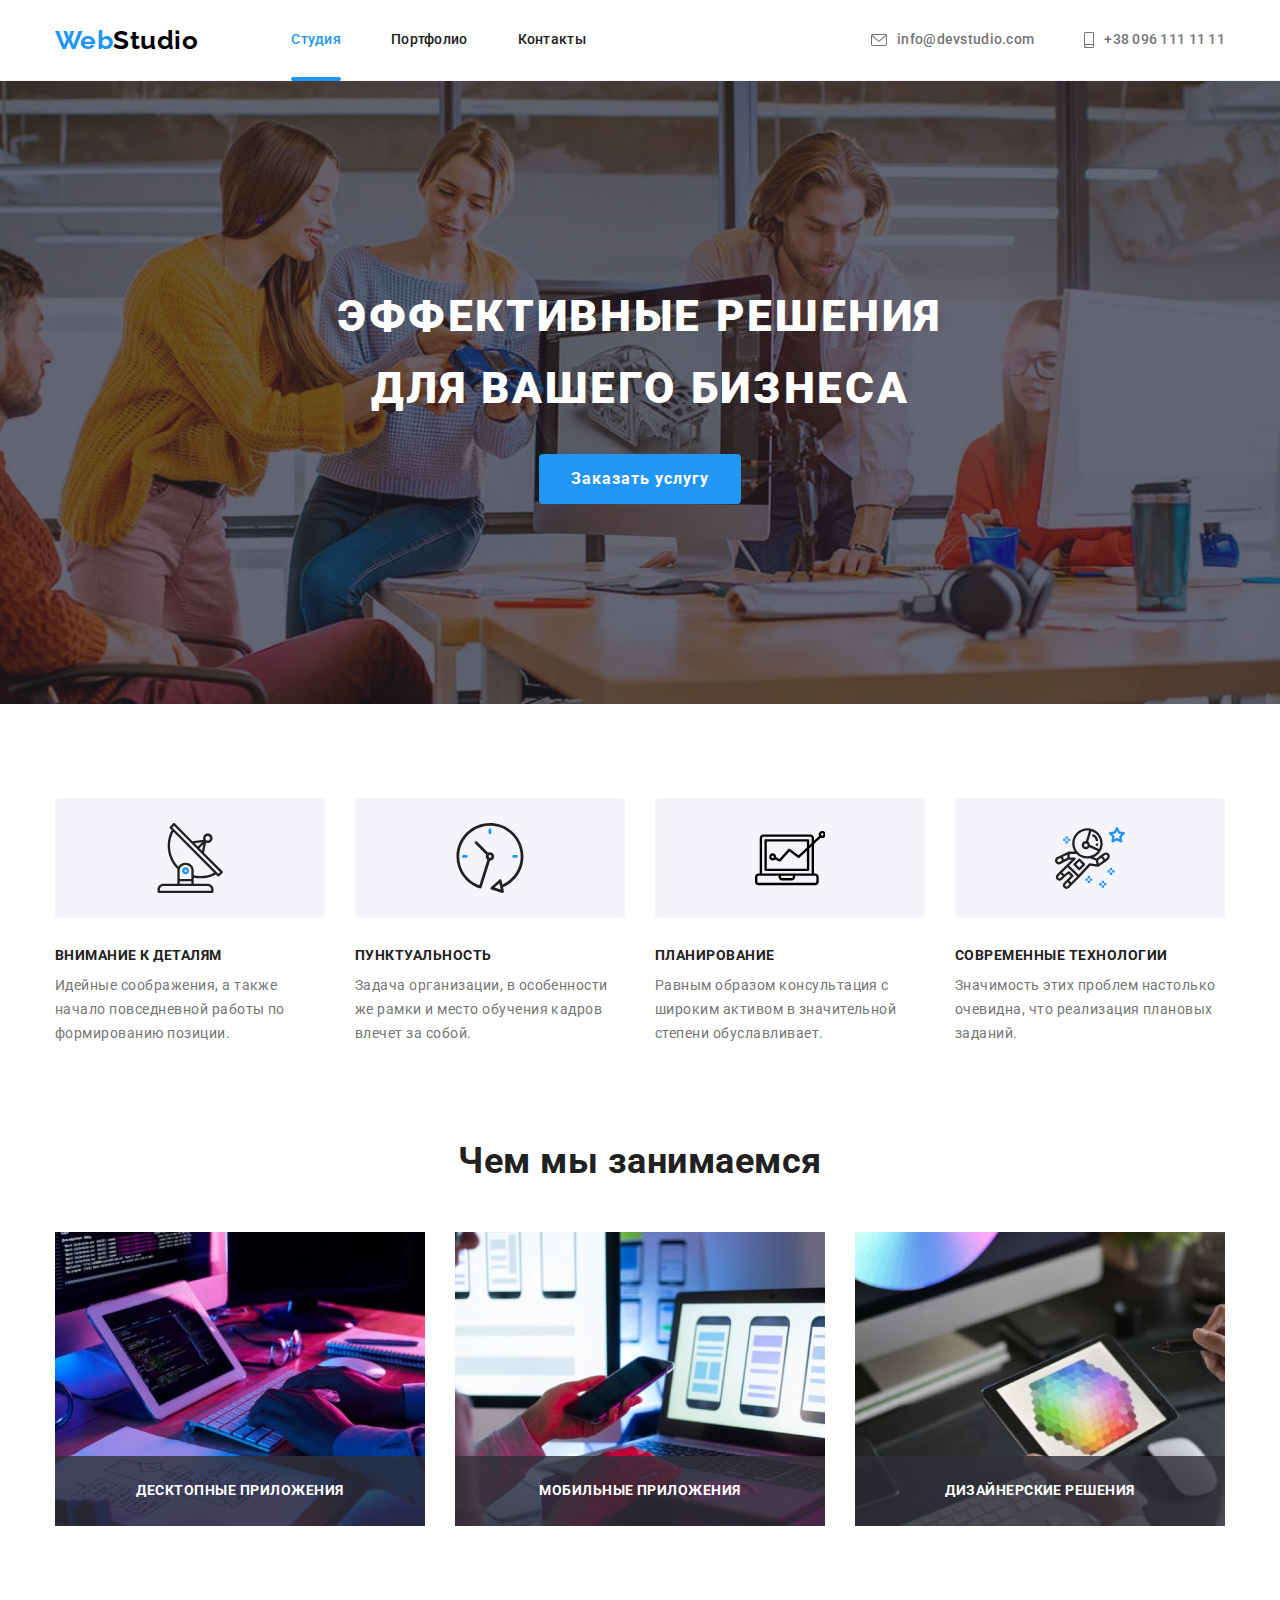
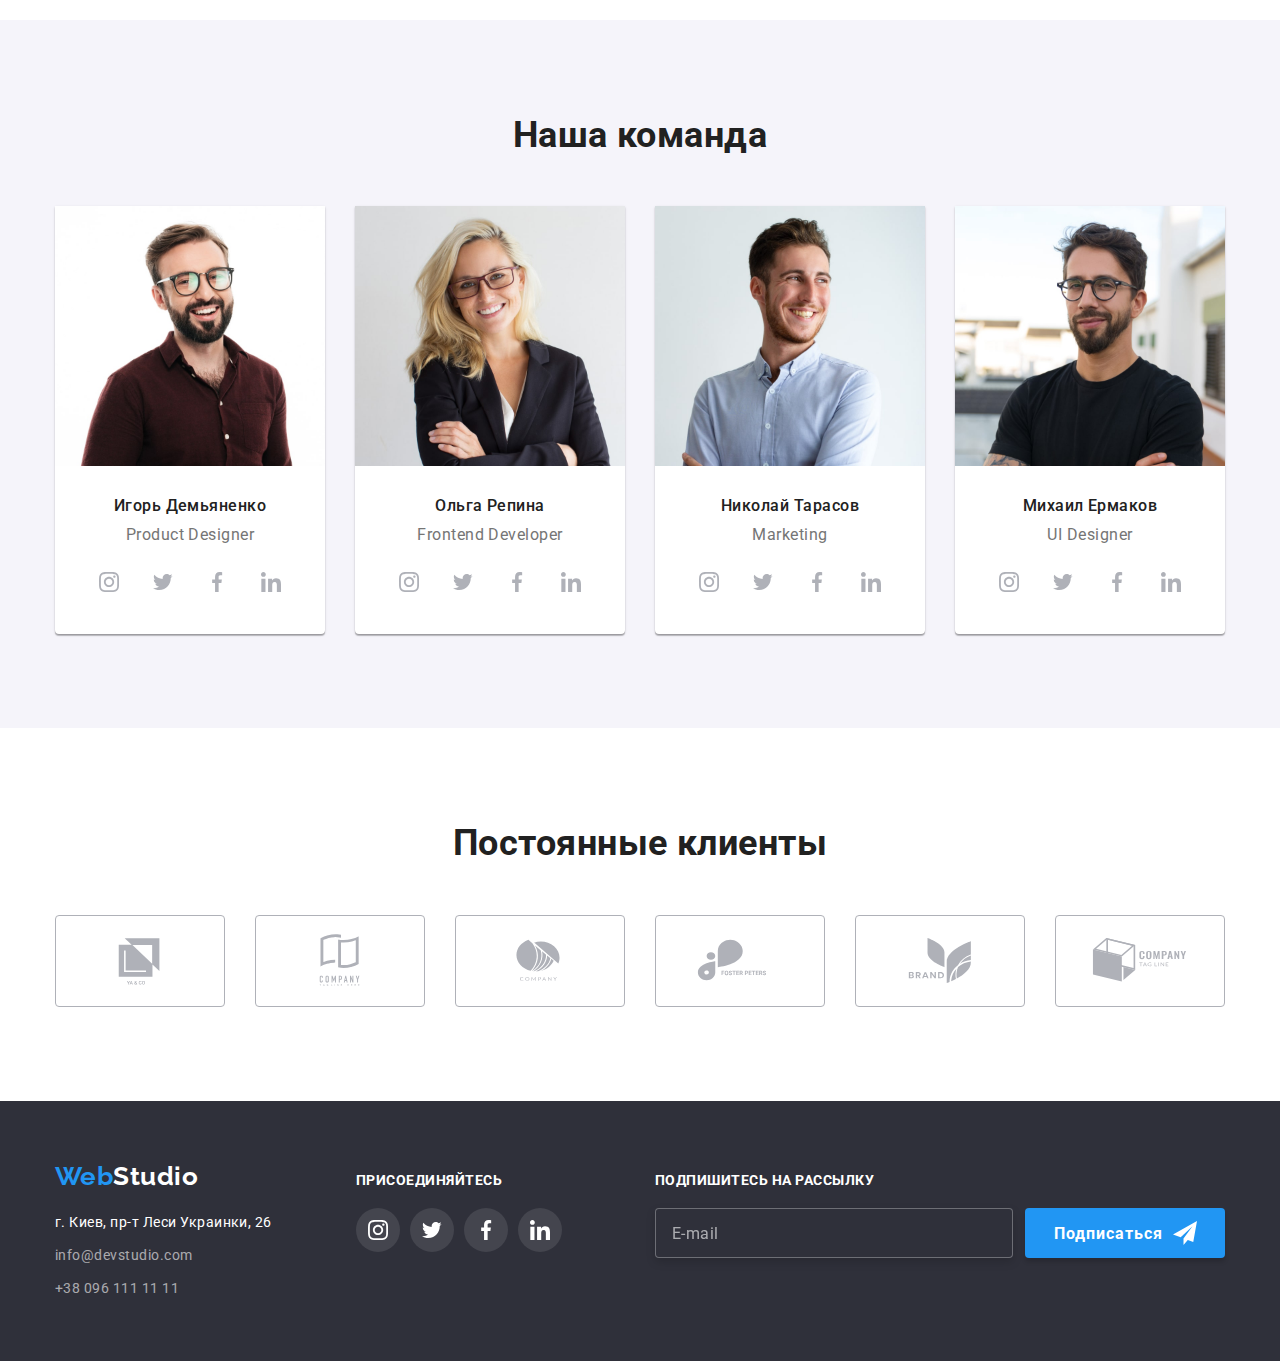
<file: index.html>
<!DOCTYPE html>
<html lang="ru">

<head>
	<meta charset="UTF-8">
	<meta http-equiv="X-UA-Compatible" content="IE=edge">
	<meta name="viewport" content="width=device-width, initial-scale=1.0">
	<title>Главная</title>
	<link rel="preconnect" href="https://fonts.googleapis.com">
	<link rel="preconnect" href="https://fonts.gstatic.com" crossorigin>
	<link href="https://fonts.googleapis.com/css2?family=Raleway:wght@700&family=Roboto:wght@400;500;700;900&display=swap"
		rel="stylesheet">
	<link rel="stylesheet" href="https://cdnjs.cloudflare.com/ajax/libs/modern-normalize/1.1.0/modern-normalize.min.css">
	<link rel="stylesheet" href="./css/main.min.css">
</head>

<body>
	<!-- Header -->
	<header class="header">
		<div class="container header__container">
			<nav class="header__navigation">
				<a href="./index.html" class="logo logo_color_black link"><span class="logo_color_accent">Web</span>Studio</a>

				<ul class="menu menu__list list">
					<li class="menu__item">
						<a href="./index.html" class="link menu__link selected">Студия</a>
					</li>
					<li class="menu__item">
						<a href="./portfolio.html" class="link menu__link">Портфолио</a>
					</li>
					<li class="menu__item">
						<a href="./contacts" class="link menu__link">Контакты</a>
					</li>
				</ul>
			</nav>
			<ul class="header-contacts__list list">
				<li class="header-contacts__item">
					<a href="mailto:info@devstudio.com" class="link header-contacts__link">
						<svg class="header-contacts__icon" width="16" height="12">
							<use href="./img/symbol-defs.svg#icon-envelope"></use>
						</svg>
						info@devstudio.com
					</a>
				</li>
				<li class="header-contacts__item">
					<a href="tel:+380961111111" class="link header-contacts__link">
						<svg class="header-contacts__icon" width="10" height="16">
							<use href="./img/symbol-defs.svg#icon-phone"></use>
						</svg>
						+38 096 111 11 11
					</a>
				</li>
			</ul>
		</div>
	</header>

	<main>

		<!-- Hero -->
		<section class="hero">
			<div class="container">
				<h1 class="hero__title">Эффективные решения</br>для вашего бизнеса</h1>
				<button type="button" class="hero__btn btn" data-modal-open>Заказать услугу</button>
			</div>
		</section>

		<!-- Advantages -->
		<section class="advantages section">
			<div class="container">
				<h2 class="visually-hidden">Преимущества</h2>
				<ul class="advantages__list list">
					<li class="advantages__item advantages__box">
						<div class="advantages__icon-bg">
							<svg class="advantages__icon">
								<use href="./img/symbol-defs.svg#icon-antenna"></use>
							</svg>
						</div>
						<h3 class="advantages__item-title">Внимание к деталям</h3>
						<p class="advantages__item-text">Идейные соображения, а также начало повседневной работы по формированию
							позиции.</p>
					</li>
					<li class="advantages__item advantages__box">
						<div class="advantages__icon-bg">
							<svg class="advantages__icon">
								<use href="./img/symbol-defs.svg#icon-clock"></use>
							</svg>
						</div>
						<h3 class="advantages__item-title">Пунктуальность</h3>
						<p class="advantages__item-text">Задача организации, в особенности же рамки и место обучения кадров влечет
							за
							собой.</p>
					</li>
					<li class="advantages__item advantages__box">
						<div class="advantages__icon-bg">
							<svg class="advantages__icon">
								<use href="./img/symbol-defs.svg#icon-computer"></use>
							</svg>
						</div>
						<h3 class="advantages__item-title">Планирование</h3>
						<p class="advantages__item-text">Равным образом консультация с широким активом в значительной степени
							обуславливает.</p>
					</li>
					<li class="advantages__item advantages__box">
						<div class="advantages__icon-bg">
							<svg class="advantages__icon">
								<use href="./img/symbol-defs.svg#icon-astronaut"></use>
							</svg>
						</div>
						<h3 class="advantages__item-title">Современные технологии</h3>
						<p class="advantages__item-text">Значимость этих проблем настолько очевидна, что реализация плановых
							заданий.
						</p>
					</li>
				</ul>
			</div>
		</section>

		<!-- Wedo -->
		<section class="wedo section">
			<div class="container">
				<h2 class="wedo__title title">Чем мы занимаемся</h2>
				<ul class="wedo__list list">
					<li class="wedo__item wedo-desktop">
						<img src="./img/box1.jpg" alt="печатает на компьютере" width="370">
						<h3 class="wedo__item-title">
							Десктопные приложения
						</h3>
					</li>
					<li class="wedo__item">
						<img src="./img/box2.jpg" alt="сидит за лептопом" width="370">
						<h3 class="wedo__item-title">
							Мобильные приложения
						</h3>
					</li>
					<li class="wedo__item">
						<img src="./img/box3.jpg" alt="рассматривает спектр цветов" width="370">
						<div class="wedo__title-bg">
							<h3 class="wedo__item-title">
								Дизайнерские решения
							</h3>
						</div>
					</li>
				</ul>
			</div>
		</section>

		<!-- Team -->
		<section class="team section">
			<div class="container">
				<h2 class="team__title title">Наша команда</h2>
				<ul class="team__list list">
					<li class="team__item">
						<img src="./img/foto1.jpg" alt="Игорь Демьяненко" width="270">
						<h3 class="team__item-title">Игорь Демьяненко</h3>
						<p class="team__item-text" lang="en">Product Designer</p>
						<ul class="team__social-list list">
							<li class="team__social-item">
								<a href="https://instagram.com" target="_blank" class="team__social-link link">
									<svg class="team__social-icon">
										<use href="./img/symbol-defs.svg#icon-instagram"></use>
									</svg>
								</a>
							</li>
							<li class="team__social-item">
								<a href="https://twitter.com" target="_blank" class="team__social-link link">
									<svg class="team__social-icon">
										<use href="./img/symbol-defs.svg#icon-twitter"></use>
									</svg>
								</a>
							</li>
							<li class="team__social-item">
								<a href="https://www.facebook.com" target="_blank" class="team__social-link link">
									<svg class="team__social-icon">
										<use href="./img/symbol-defs.svg#icon-facebook"></use>
									</svg>
								</a>
							</li>
							<li class="team__social-item">
								<a href="https://linkedin.com" target="_blank" class="team__social-link link">
									<svg class="team__social-icon">
										<use href="./img/symbol-defs.svg#icon-linkedin"></use>
									</svg>
								</a>
							</li>
						</ul>
					</li>
					<li class="team__item">
						<img src="./img/foto2.jpg" alt="Ольга Репина" width="270">
						<h3 class="team__item-title">Ольга Репина</h3>
						<p class="team__item-text" lang="en">Frontend Developer</p>
						<ul class="team__social-list list">
							<li class="team__social-item">
								<a href="https://instagram.com" target="_blank" class="team__social-link link">
									<svg class="team__social-icon">
										<use href="./img/symbol-defs.svg#icon-instagram"></use>
									</svg>
								</a>
							</li>
							<li class="team__social-item">
								<a href="https://twitter.com" target="_blank" class="team__social-link link">
									<svg class="team__social-icon">
										<use href="./img/symbol-defs.svg#icon-twitter"></use>
									</svg>
								</a>
							</li>
							<li class="team__social-item">
								<a href="https://www.facebook.com" target="_blank" class="team__social-link link">
									<svg class="team__social-icon">
										<use href="./img/symbol-defs.svg#icon-facebook"></use>
									</svg>
								</a>
							</li>
							<li class="team__social-item">
								<a href="https://linkedin.com" target="_blank" class="team__social-link link">
									<svg class="team__social-icon">
										<use href="./img/symbol-defs.svg#icon-linkedin"></use>
									</svg>
								</a>
							</li>
						</ul>
					</li>
					<li class="team__item">
						<img src="./img/foto3.jpg" alt="Николай Тарасов" width="270">
						<h3 class="team__item-title">Николай Тарасов</h3>
						<p class="team__item-text" lang="en">Marketing</p>
						<ul class="team__social-list list">
							<li class="team__social-item">
								<a href="https://instagram.com" target="_blank" class="team__social-link link">
									<svg class="team__social-icon">
										<use href="./img/symbol-defs.svg#icon-instagram"></use>
									</svg>
								</a>
							</li>
							<li class="team__social-item">
								<a href="https://twitter.com" target="_blank" class="team__social-link link">
									<svg class="team__social-icon">
										<use href="./img/symbol-defs.svg#icon-twitter"></use>
									</svg>
								</a>
							</li>
							<li class="team__social-item">
								<a href="https://www.facebook.com" target="_blank" class="team__social-link link">
									<svg class="team__social-icon">
										<use href="./img/symbol-defs.svg#icon-facebook"></use>
									</svg>
								</a>
							</li>
							<li class="team__social-item">
								<a href="https://linkedin.com" target="_blank" class="team__social-link link">
									<svg class="team__social-icon">
										<use href="./img/symbol-defs.svg#icon-linkedin"></use>
									</svg>
								</a>
							</li>
						</ul>
					</li>
					<li class="team__item">
						<img src="./img/foto4.jpg" alt="Михаил Ермаков" width="270">
						<h3 class="team__item-title">Михаил Ермаков</h3>
						<p class="team__item-text" lang="en">UI Designer</p>
						<ul class="team__social-list list">
							<li class="team__social-item">
								<a href="https://instagram.com" target="_blank" class="team__social-link link">
									<svg class="team__social-icon">
										<use href="./img/symbol-defs.svg#icon-instagram"></use>
									</svg>
								</a>
							</li>
							<li class="team__social-item">
								<a href="https://twitter.com" target="_blank" class="team__social-link link">
									<svg class="team__social-icon">
										<use href="./img/symbol-defs.svg#icon-twitter"></use>
									</svg>
								</a>
							</li>
							<li class="team__social-item">
								<a href="https://www.facebook.com" target="_blank" class="team__social-link link">
									<svg class="team__social-icon">
										<use href="./img/symbol-defs.svg#icon-facebook"></use>
									</svg>
								</a>
							</li>
							<li class="team__social-item">
								<a href="https://linkedin.com" target="_blank" class="team__social-link link">
									<svg class="team__social-icon">
										<use href="./img/symbol-defs.svg#icon-linkedin"></use>
									</svg>
								</a>
							</li>
						</ul>
					</li>
				</ul>
			</div>
		</section>

		<!-- Clients -->

		<section class="clients section">
			<div class="container">
				<h2 class="clients__title title">Постоянные клиенты</h2>
				<ul class="clients__list list">
					<li class="clients__item">
						<a href="https://company1.com" target="_blank" class="clients__item-link link">
							<svg class="clients__icon">
								<use href="./img/symbol-defs.svg#icon-company1"></use>
							</svg>
						</a>
					</li>
					<li class="clients__item">
						<a href="https://company2.com" target="_blank" class="clients__item-link link">
							<svg class="clients__icon">
								<use href="./img/symbol-defs.svg#icon-company2"></use>
							</svg>
						</a>
					</li>
					<li class="clients__item">
						<a href="https://company3.com" target="_blank" class="clients__item-link link">
							<svg class="clients__icon">
								<use href="./img/symbol-defs.svg#icon-company3"></use>
							</svg>
						</a>
					</li>
					<li class="clients__item">
						<a href="https://company4.com" target="_blank" class="clients__item-link link">
							<svg class="clients__icon">
								<use href="./img/symbol-defs.svg#icon-company4"></use>
							</svg>
						</a>
					</li>
					<li class="clients__item">
						<a href="https://company5.com" target="_blank" class="clients__item-link link">
							<svg class="clients__icon">
								<use href="./img/symbol-defs.svg#icon-company5"></use>
							</svg>
						</a>
					</li>
					<li class="clients__item">
						<a href="https://company6.com" target="_blank" class="clients__item-link link">
							<svg class="clients__icon">
								<use href="./img/symbol-defs.svg#icon-company6"></use>
							</svg>
						</a>
					</li>
				</ul>
			</div>
		</section>
	</main>

	<!-- Footer -->

	<footer class="footer">
		<div class="footer__container container">
			<div class="footer__contacts">
				<a href="./index.html" class="logo logo_color_white link"><span class="logo_color_accent">Web</span>Studio</a>
				<address class="footer-address">
					<p class="footer-address__text">г. Киев, пр-т Леси Украинки, 26</p>
					<ul class="footer-contacts__list list">
						<li class="footer-contacts__item">
							<a href="mailto:info@devstudio.com" class="link footer-contacts__link">info@devstudio.com</a>
						</li>
						<li class="footer-contacts__item">
							<a href="tel:+380961111111" class="link footer-contacts__link">+38 096 111 11 11</a>
						</li>
					</ul>
				</address>
			</div>
			<div class="footer-join">
				<h3 class="footer-join__title">
					присоединяйтесь
				</h3>
				<ul class="footer-join__list list">
					<li class="footer-join__item">
						<a href="https://instagram.com" target="_blank" class="footer-join__social-link link">
							<svg class="footer-join__social-icon">
								<use href="./img/symbol-defs.svg#icon-instagram"></use>
							</svg>
						</a>
					</li>
					<li class="footer-join__item">
						<a href="https://twitter.com" target="_blank" class="footer-join__social-link link">
							<svg class="footer-join__social-icon">
								<use href="./img/symbol-defs.svg#icon-twitter"></use>
							</svg>
						</a>
					</li>
					<li class="footer-join__item">
						<a href="https://www.facebook.com" target="_blank" class="footer-join__social-link link">
							<svg class="footer-join__social-icon">
								<use href="./img/symbol-defs.svg#icon-facebook"></use>
							</svg>
						</a>
					</li>
					<li class="footer-join__item">
						<a href="https://linkedin.com" target="_blank" class="footer-join__social-link link">
							<svg class="footer-join__social-icon">
								<use href="./img/symbol-defs.svg#icon-linkedin"></use>
							</svg>
						</a>
					</li>
				</ul>
			</div>

			<div class="subscription">
				<b class="subscription__title">Подпишитесь на рассылку</b>
				<form action="#" class="subscription__form">
					<div class="subscription__field">
						<label class="subscription__label">
							<input type="text" class="subscription__input" name="email" placeholder="E-mail" />
						</label>
					</div>
					<button class="btn subscription__btn">
						Подписаться
						<span>
							<svg class="subscription__btn_icon">
								<use href="./img/symbol-defs.svg#icon-send"></use>
							</svg>
						</span>
					</button>
				</form>
			</div>
		</div>

	</footer>

	<!-- Modal Window -->

	<div class="backdrop is-hidden" data-modal>
		<div class="modal">
			<button type="button" class="modal__btn-close btn" data-modal-close>
				<svg class="modal__btn-icon">
					<use href="./img/symbol-defs.svg#icon-close"></use>
				</svg>
			</button>

			<b class="modal__title">Оставьте свои данные, мы вам перезвоним</b>

			<!-- Modal Form -->

			<form action="#" class="form">

				<div class="form__field">
					<label for="name" class="form__label modal-label-name">Имя</label>
					<div class="form-field">
						<input type="text" class="form__input form__input-name" name="name" id="name" />
						<svg class="form__icon">
							<use href="./img/symbol-defs.svg#icon-person"></use>
						</svg>
					</div>
				</div>

				<div class="form__field">
					<label for="tel" class="form__label modal-label-tel">Телефон</label>
					<div class="form-field">
						<input type="tel" class="form__input form__input-tel" name="phone" id="tel" />
						<svg class="form__icon">
							<use href="./img/symbol-defs.svg#icon-phone2"></use>
						</svg>
					</div>
				</div>

				<div class="form__field">
					<label for="mail" class="form__label modal-label-mail">
						Почта
					</label>
					<div class="form-field">
						<input type="email" class="form__input form__input-mail" name="email" id="mail" />
						<svg class="form__icon">
							<use href="./img/symbol-defs.svg#icon-email"></use>
						</svg>
					</div>
				</div>

				<!-- Modal Form Comment -->

				<div class="form-comment">
					<label for="comment" class="form-comment__label">Комментарий</label>
					<textarea class="form-comment__textarea" name="comment" rows="5" placeholder="Введите текст"
						id="comment"></textarea>
				</div>

				<!-- Modal Form Checkbox -->

				<div class="form-checkbox">
					<label class="form-checkbox__label">

						<input type="checkbox" name="agree" class="form-checkbox__input" />

						<svg class="form-checkbox__icon">
							<use href="./img/symbol-defs.svg#icon-check-off"></use>
						</svg>

						Соглашаюсь с рассылкой и принимаю&#160 <a href="" class="form-checkbox__link">Условия договора</a>
					</label>
				</div>

				<!-- Modal Form Button -->

				<button class="form-btn btn" type="submit">Отправить</button>

			</form>
		</div>
	</div>

	<script src="./js/modal.js"></script>

</body>

</html>
</file>
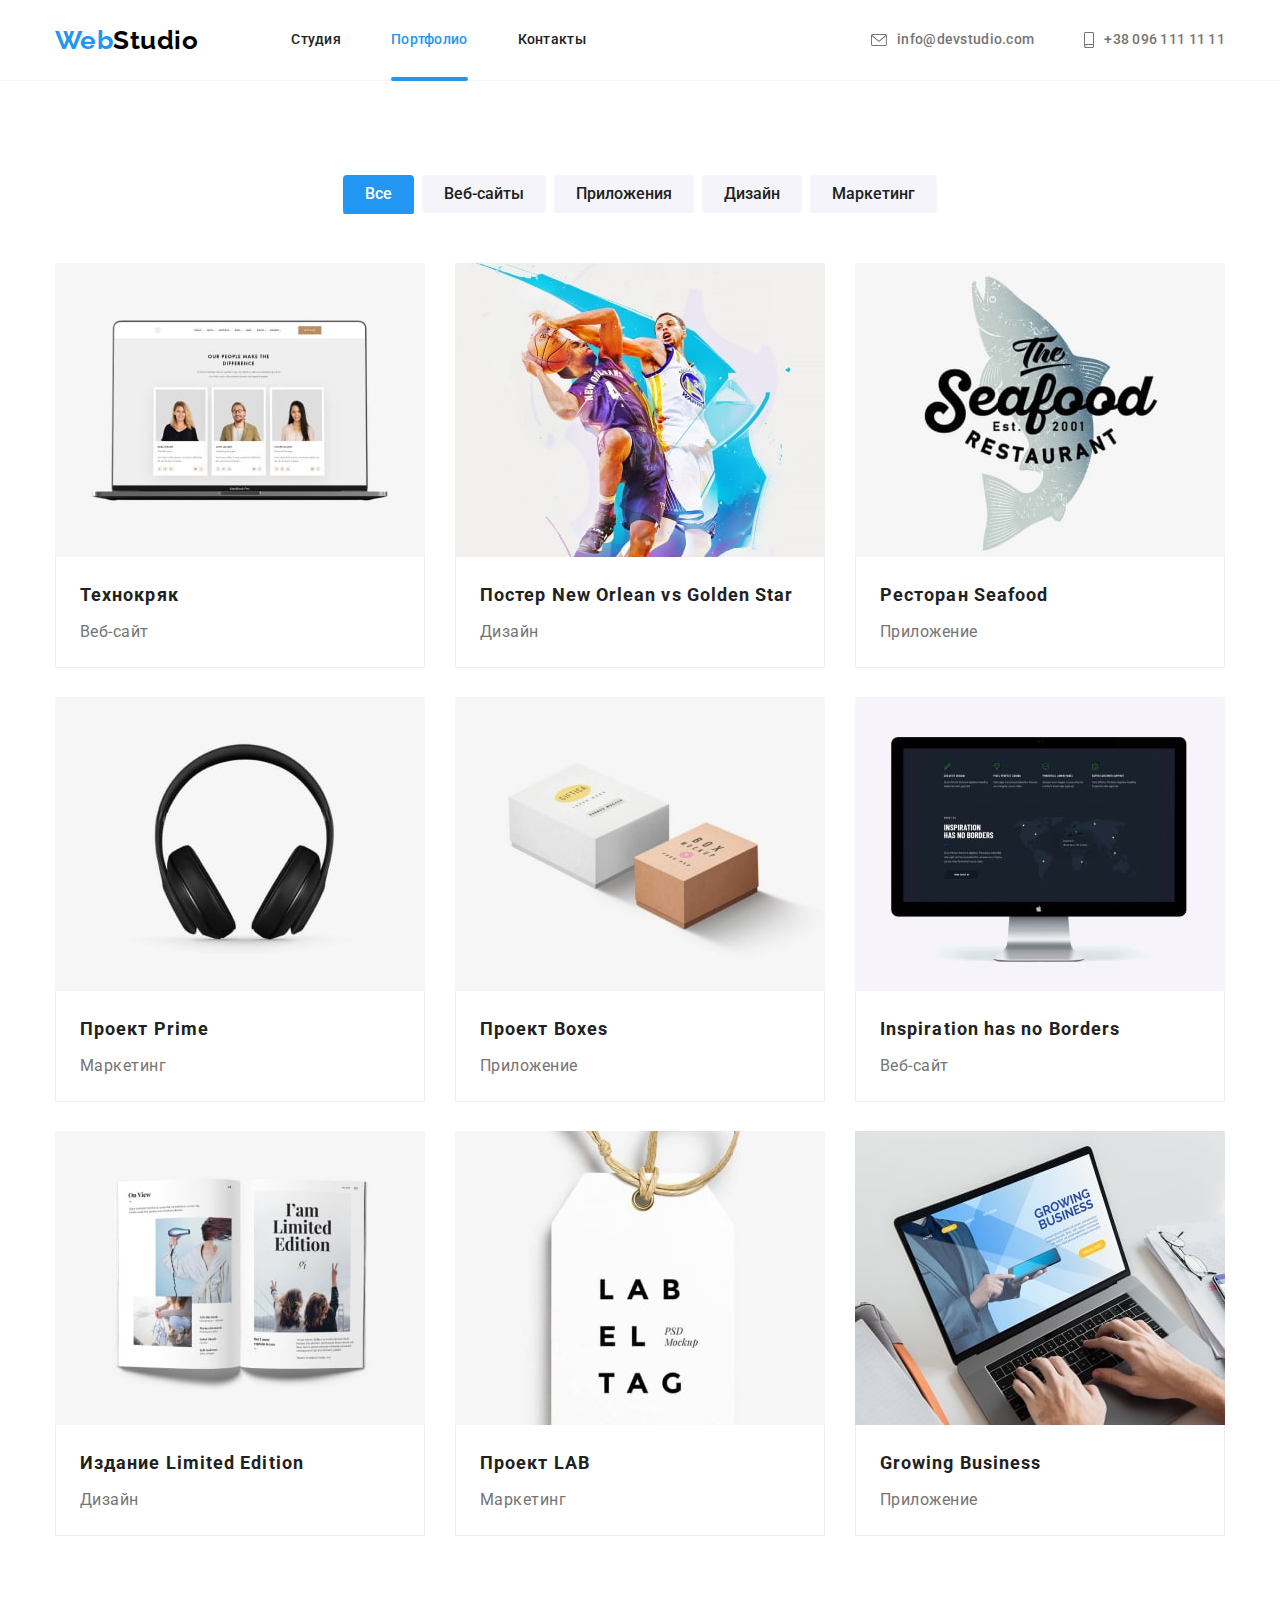
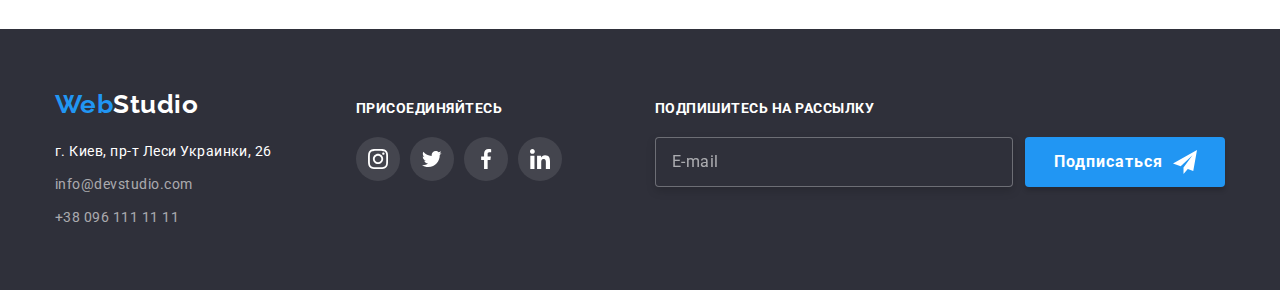
<file: portfolio.html>
<!DOCTYPE html>
<html lang="ru">

<head>
	<meta charset="UTF-8">
	<meta http-equiv="X-UA-Compatible" content="IE=edge">
	<meta name="viewport" content="width=device-width, initial-scale=1.0">
	<title>Портфолио</title>
	<link rel="preconnect" href="https://fonts.googleapis.com">
	<link rel="preconnect" href="https://fonts.gstatic.com" crossorigin>
	<link href="https://fonts.googleapis.com/css2?family=Raleway:wght@700&family=Roboto:wght@400;500;700;900&display=swap"
		rel="stylesheet">
	<link rel="stylesheet" href="https://cdnjs.cloudflare.com/ajax/libs/modern-normalize/1.1.0/modern-normalize.min.css">
	<link rel="stylesheet" href="./css/main.min.css">
</head>

<body>
	<!-- Header -->
	<header class="header">
		<div class="container header__container">
			<nav class="header__navigation">
				<a href="./index.html" class="logo logo_color_black link"><span class="logo_color_accent">Web</span>Studio</a>

				<ul class="menu menu__list list">
					<li class="menu__item">
						<a href="./index.html" class="link menu__link">Студия</a>
					</li>
					<li class="menu__item">
						<a href="./portfolio.html" class="link menu__link selected">Портфолио</a>
					</li>
					<li class="menu__item">
						<a href="./contacts" class="link menu__link">Контакты</a>
					</li>
				</ul>
			</nav>
			<ul class="header-contacts__list list">
				<li class="header-contacts__item">
					<a href="mailto:info@devstudio.com" class="link header-contacts__link">
						<svg class="header-contacts__icon" width="16" height="12">
							<use href="./img/symbol-defs.svg#icon-envelope"></use>
						</svg>
						info@devstudio.com
					</a>
				</li>
				<li class="header-contacts__item">
					<a href="tel:+380961111111" class="link header-contacts__link">
						<svg class="header-contacts__icon" width="10" height="16">
							<use href="./img/symbol-defs.svg#icon-phone"></use>
						</svg>
						+38 096 111 11 11
					</a>
				</li>
			</ul>
		</div>
	</header>


	<main>
		<section class="portfolio">
			<div class="container section">
				<h1 class="visually-hidden">Портфолио</h1>
				<h2 class="visually-hidden">Образцы наших работ</h2>
				<ul class="portfolio-filter list">
					<li class="portfolio-filter__item">
						<button class="selected portfolio-filter__btn btn" type="button">Все</button>
					</li>
					<li class="portfolio-filter__item">
						<button class="portfolio-filter__btn btn" type="button">Веб-сайты</button>
					</li>
					<li class="portfolio-filter__item">
						<button class="portfolio-filter__btn btn" type="button">Приложения</button>
					</li>
					<li class="portfolio-filter__item">
						<button class="portfolio-filter__btn btn" type="button">Дизайн</button>
					</li>
					<li class="portfolio-filter__item">
						<button class="portfolio-filter__btn btn" type="button">Маркетинг</button>
					</li>
				</ul>

				<ul class="portfolio-card list">
					<li class="portfolio-card__item">
						<a href="" class="portfolio-card__link link">
							<div class="portfolio-card__img">
								<img src="./img/img1.jpg" alt="ноутбук" width="370" height="294">
								<p class="portfolio-card__text">
									Технокряк это современная площадка распространения коронавируса. Компании
									используют эту платформу для цифрового
									шпионажа и атак на защищённые сервера конкурентов.
								</p>
							</div>
							<div class="portfolio-card__title-text">
								<h3 class="portfolio-card__title">
									Технокряк
								</h3>
								<p class="portfolio-card__subtitle">Веб-сайт</p>
							</div>
						</a>
					</li>

					<li class="portfolio-card__item">
						<a href="" class="portfolio-card__link link">
							<div class="portfolio-card__img">
								<img src="./img/img2.jpg" alt="баскетболисты" width="370" height="294">
								<p class="portfolio-card__text">
									Технокряк это современная площадка распространения коронавируса. Компании
									используют эту платформу для цифрового
									шпионажа и атак на защищённые сервера конкурентов.
								</p>
							</div>
							<div class="portfolio-card__title-text">
								<h3 class="portfolio-card__title">
									Постер <span lang="en">New Orlean vs Golden Star</span>
								</h3>
								<p class="portfolio-card__subtitle">Дизайн</p>
							</div>
						</a>
					</li>

					<li class="portfolio-card__item">
						<a href="" class="portfolio-card__link link">
							<div class="portfolio-card__img">
								<img src="./img/img3.jpg" alt="логотип ресторана морской еды" width="370" height="294">
								<p class="portfolio-card__text">
									Технокряк это современная площадка распространения коронавируса. Компании
									используют эту платформу для цифрового
									шпионажа и атак на защищённые сервера конкурентов.
								</p>
							</div>
							<div class="portfolio-card__title-text">
								<h3 class="portfolio-card__title">Ресторан <span lang="en">Seafood</span></h3>
								<p class="portfolio-card__subtitle">Приложение</p>
							</div>
						</a>
					</li>

					<li class="portfolio-card__item">
						<a href="" class="portfolio-card__link link">
							<div class="portfolio-card__img">
								<img src="./img/img4.jpg" alt="наушники" width="370" height="294">
								<p class="portfolio-card__text">
									Технокряк это современная площадка распространения коронавируса. Компании
									используют эту платформу для цифрового
									шпионажа и атак на защищённые сервера конкурентов.
								</p>
							</div>
							<div class="portfolio-card__title-text">
								<h3 class="portfolio-card__title">Проект <span lang="en">Prime</span></h3>
								<p class="portfolio-card__subtitle">Маркетинг</p>
							</div>
						</a>
					</li>

					<li class="portfolio-card__item">
						<a href="" class="portfolio-card__link link">
							<div class="portfolio-card__img">
								<img src="./img/img5.jpg" alt="две коробочки" width="370" height="294">
								<p class="portfolio-card__text">
									Технокряк это современная площадка распространения коронавируса. Компании
									используют эту платформу для цифрового
									шпионажа и атак на защищённые сервера конкурентов.
								</p>
							</div>
							<div class="portfolio-card__title-text">
								<h3 class="portfolio-card__title">Проект <span lang="en">Boxes</span></h3>
								<p class="portfolio-card__subtitle">Приложение</p>
							</div>
						</a>
					</li>

					<li class="portfolio-card__item">
						<a href="" class="portfolio-card__link link">
							<div class="portfolio-card__img">
								<img src="./img/img6.jpg" alt="монитор" width="370" height="294">
								<p class="portfolio-card__text">
									Технокряк это современная площадка распространения коронавируса. Компании
									используют эту платформу для цифрового
									шпионажа и атак на защищённые сервера конкурентов.
								</p>
							</div>
							<div class="portfolio-card__title-text">
								<h3 class="portfolio-card__title" lang="en">Inspiration has no Borders</h3>
								<p class="portfolio-card__subtitle">Веб-сайт</p>
							</div>
						</a>
					</li>

					<li class="portfolio-card__item">
						<a href="" class="portfolio-card__link link">
							<div class="portfolio-card__img">
								<img src="./img/img7.jpg" alt="журнал" width="370" height="294">
								<p class="portfolio-card__text">
									Технокряк это современная площадка распространения коронавируса. Компании
									используют эту платформу для цифрового
									шпионажа и атак на защищённые сервера конкурентов.
								</p>
							</div>
							<div class="portfolio-card__title-text">
								<h3 class="portfolio-card__title">Издание <span lang="en">Limited Edition</span></h3>
								<p class="portfolio-card__subtitle">Дизайн</p>
							</div>
						</a>
					</li>

					<li class="portfolio-card__item">
						<a href="" class="portfolio-card__link link">
							<div class="portfolio-card__img">
								<img src="./img/img8.jpg" alt="этикетка" width="370" height="294">
								<p class="portfolio-card__text">
									Технокряк это современная площадка распространения коронавируса. Компании
									используют эту платформу для цифрового
									шпионажа и атак на защищённые сервера конкурентов.
								</p>
							</div>
							<div class="portfolio-card__title-text">
								<h3 class="portfolio-card__title">Проект <span lang="en"></span>LAB</h3>
								<p class="portfolio-card__subtitle">Маркетинг</p>
							</div>
						</a>
					</li>

					<li class="portfolio-card__item">
						<a href="" class="portfolio-card__link link">
							<div class="portfolio-card__img">
								<img src="./img/img9.jpg" alt="печатает на ноутбуке" width="370" height="294">
								<p class="portfolio-card__text">
									Технокряк это современная площадка распространения коронавируса. Компании
									используют эту платформу для цифрового
									шпионажа и атак на защищённые сервера конкурентов.
								</p>
							</div>
							<div class="portfolio-card__title-text">
								<h3 class="portfolio-card__title" lang="en">Growing Business</h3>
								<p class="portfolio-card__subtitle">Приложение</p>
							</div>
						</a>
					</li>
				</ul>
			</div>
		</section>

	</main>

	<!-- Footer -->

	<footer class="footer">
		<div class="footer__container container">
			<div class="footer__contacts">
				<a href="./index.html" class="logo logo_color_white link"><span class="logo_color_accent">Web</span>Studio</a>
				<address class="footer-address">
					<p class="footer-address__text">г. Киев, пр-т Леси Украинки, 26</p>
					<ul class="footer-contacts__list list">
						<li class="footer-contacts__item">
							<a href="mailto:info@devstudio.com" class="link footer-contacts__link">info@devstudio.com</a>
						</li>
						<li class="footer-contacts__item">
							<a href="tel:+380961111111" class="link footer-contacts__link">+38 096 111 11 11</a>
						</li>
					</ul>
				</address>
			</div>
			<div class="footer-join">
				<h3 class="footer-join__title">
					присоединяйтесь
				</h3>
				<ul class="footer-join__list list">
					<li class="footer-join__item">
						<a href="https://instagram.com" target="_blank" class="footer-join__social-link link">
							<svg class="footer-join__social-icon">
								<use href="./img/symbol-defs.svg#icon-instagram"></use>
							</svg>
						</a>
					</li>
					<li class="footer-join__item">
						<a href="https://twitter.com" target="_blank" class="footer-join__social-link link">
							<svg class="footer-join__social-icon">
								<use href="./img/symbol-defs.svg#icon-twitter"></use>
							</svg>
						</a>
					</li>
					<li class="footer-join__item">
						<a href="https://www.facebook.com" target="_blank" class="footer-join__social-link link">
							<svg class="footer-join__social-icon">
								<use href="./img/symbol-defs.svg#icon-facebook"></use>
							</svg>
						</a>
					</li>
					<li class="footer-join__item">
						<a href="https://linkedin.com" target="_blank" class="footer-join__social-link link">
							<svg class="footer-join__social-icon">
								<use href="./img/symbol-defs.svg#icon-linkedin"></use>
							</svg>
						</a>
					</li>
				</ul>
			</div>

			<div class="subscription">
				<b class="subscription__title">Подпишитесь на рассылку</b>
				<form action="#" class="subscription__form">
					<div class="subscription__field">
						<label class="subscription__label">
							<input type="text" class="subscription__input" name="email" placeholder="E-mail" />
						</label>
					</div>
					<button class="btn subscription__btn">
						Подписаться
						<span>
							<svg class="subscription__btn_icon">
								<use href="./img/symbol-defs.svg#icon-send"></use>
							</svg>
						</span>
					</button>
				</form>
			</div>
		</div>

	</footer>
</body>

</html>
</file>
<file: css/main.min.css>
:root{--primary-text-color: #757575;--secondary-text-color: #ffffff;--third-text-color: rgba(255, 255, 255, 0.6);--primary-title-color: #212121;--accent-color: #2196f3;--primary-background-color: #ffffff;--secondary-background-color: #f5f4fa;--third-background-color: #2f303a;--icon-color: #afb1b8;--main-timing: cubic-bezier(0.4, 0, 0.2, 1)}body{font-family:Roboto, sans-serif;background-color:var(--primary-background-color);color:var(--primary-text-color);letter-spacing:0.03em}.link{text-decoration:none}.list{padding:0;margin:0;list-style:none}.title{margin-bottom:50px}a,p,h1,h2,h3,h4,h5,h6{margin:0}ul{margin:0;padding-left:0}img{display:block}.visually-hidden{position:absolute;width:1px;height:1px;margin:-1px;padding:0;overflow:hidden;border:0;clip:rect(0 0 0 0)}.container{width:1200px;margin:0 auto;padding-left:15px;padding-right:15px}.section{padding-top:94px;padding-bottom:94px}.btn{display:inline-block;font-family:inherit;border:none;border-radius:4px;cursor:pointer}.header{border-bottom:1px solid var(--secondary-background-color)}.header__container{display:flex;align-items:center}.header__navigation{display:flex;align-items:center}.logo{font-family:Raleway, sans-serif;font-weight:700;font-size:26px;line-height:1.19}.logo_color_accent{color:#2196f3}.logo_color_black{display:block;color:#000000}.logo_color_white{display:flex;margin-bottom:20px;color:var(--secondary-text-color)}.menu{display:flex}.menu__list{margin-left:93px}.menu__list .menu__item:not(:last-child){margin-right:50px}.menu__link{display:block;padding-top:32px;padding-bottom:32px;color:var(--primary-title-color);font-weight:500;font-size:14px;line-height:1.14;letter-spacing:0.02em;transition:color 250ms var(--main-timing)}.menu__link:hover,.menu__link:focus{color:var(--accent-color)}.selected{position:relative}.selected.menu__link{color:var(--accent-color)}.selected::after{content:'';position:absolute;left:0;bottom:-1px;display:block;width:100%;height:4px;border-radius:2px;background:var(--accent-color)}.header-contacts__list{display:flex;margin-left:auto}.header-contacts__list .header-contacts__item:not(:last-child){margin-right:50px}.header-contacts__link{display:flex;align-items:center;padding-top:32px;padding-bottom:32px;color:var(--primary-text-color);font-weight:500;font-size:14px;line-height:1.14;letter-spacing:0.02em;transition:color 250ms var(--main-timing)}.header-contacts__icon{fill:currentColor;margin-right:10px}.header-contacts__link:hover,.header-contacts__link:focus{color:var(--accent-color)}.hero{max-width:1600px;padding-bottom:200px;padding-top:200px;text-align:center;background-image:linear-gradient(rgba(47,48,58,0.4), rgba(47,48,58,0.4)),url("../img/main-bg.jpg");background-repeat:no-repeat;background-position:center;background-size:cover;margin:auto}.hero__title{font-weight:900;font-size:44px;line-height:1.63;text-align:center;letter-spacing:0.06em;text-transform:uppercase;color:var(--secondary-text-color);margin-bottom:30px}.hero__btn{padding:10px 32px;color:var(--secondary-text-color);background:var(--accent-color);font-weight:700;font-size:16px;line-height:1.87;align-items:center;text-align:center;letter-spacing:0.06em}.advantages__list{display:flex}.advantages__box{box-sizing:border-box;width:270px}.advantages__icon{width:70px;height:70px}.advantages__icon-bg{display:flex;align-items:center;justify-content:center;width:270px;height:120px;margin:0 0 30px 0;border-radius:4px;background-color:var(--secondary-background-color)}.advantages__item-title{margin-bottom:10px;font-weight:700;font-size:14px;line-height:1.14;text-transform:uppercase;color:var(--primary-title-color)}.advantages__item-text{font-size:14px;line-height:1.71}.advantages__list .advantages__item:not(:last-child){margin-right:30px}.wedo{padding-top:0}.wedo__title{font-weight:700;font-size:36px;line-height:1.17;text-align:center;color:var(--primary-title-color)}.wedo__list{display:flex}.wedo__list .wedo__item:not(:last-child){margin-right:30px}.wedo__item{position:relative}.wedo__item-title{position:absolute;left:0;bottom:0;width:100%;height:auto;background-color:rgba(47,48,58,0.8);font-weight:700;font-size:14px;line-height:1.14;text-align:center;text-transform:uppercase;color:var(--secondary-text-color);padding-top:27px;padding-bottom:27px}.team{background-color:var(--secondary-background-color)}.team__title{font-weight:700;font-size:36px;line-height:1.17;text-align:center;color:var(--primary-title-color)}.team__list{display:flex}.team__item{background-color:var(--primary-background-color);box-shadow:0px 1px 3px rgba(0,0,0,0.12),0px 1px 1px rgba(0,0,0,0.14),0px 2px 1px rgba(0,0,0,0.2);border-radius:0px 0px 4px 4px;padding-bottom:30px}.team__list .team__item:not(:last-child){margin-right:30px}.team__item-title{margin-top:30px;margin-bottom:10px;font-weight:500;font-size:16px;line-height:1.19;text-align:center;letter-spacing:0.03em;color:var(--primary-title-color)}.team__item-text{margin-bottom:16px;font-size:16px;line-height:1.19;text-align:center}.team__social-list{display:flex;justify-content:center}.team__social-item+.team__social-item{margin-left:10px}.team__social-link{width:44px;height:44px;border-radius:50%;display:flex;align-items:center;justify-content:center;transition:background-color 250ms var(--main-timing)}.team__social-link:hover,.team__social-link:focus{background-color:var(--accent-color)}.team__social-icon{width:20px;height:20px;fill:var(--icon-color);transition:fill 250ms var(--main-timing)}.team__social-link:hover .team__social-icon,.team__social-link:focus .team__social-icon{fill:#ffffff}.clients__title{font-weight:700;font-size:36px;line-height:1.17;text-align:center;color:var(--primary-title-color)}.clients__list{display:flex}.clients__item+.clients__item{margin-left:30px}.clients__icon{width:106px;height:60px;fill:var(--icon-color);transition:fill 250ms var(--main-timing)}.clients__item-link:hover .clients__icon,.clients__item-link:focus .clients__icon{fill:var(--accent-color)}.clients__item-link{border:1px solid var(--icon-color);box-sizing:border-box;border-radius:4px;width:170px;height:92px;display:flex;align-items:center;justify-content:center;transition:border 250ms var(--main-timing)}.clients__item-link:hover,.clients__item-link:focus{border:1px solid var(--accent-color)}.footer{padding-bottom:60px;padding-top:60px;background-color:var(--third-background-color)}.footer__container{display:flex;align-items:baseline}.footer__contacts{width:231px;margin-right:70px}.footer-contacts__link{font-size:14px;line-height:1.71;color:var(--third-text-color);transition:color 250ms var(--main-timing)}.footer-contacts__link:hover,.footer-contacts__link:focus{color:var(--accent-color)}.footer-contacts__list .footer-contacts__item:not(:last-child){margin-bottom:9px}.footer-address{font-style:normal}.footer-address__text{margin-bottom:9px;font-size:14px;line-height:1.71;color:var(--secondary-text-color)}.footer-join__title{font-weight:700;font-size:14px;line-height:1.14;text-transform:uppercase;color:var(--secondary-text-color);margin-bottom:20px}.footer-join__list{display:flex}.footer-join__item+.footer-join__item{margin-left:10px}.footer-join__social-link{width:44px;height:44px;background-color:rgba(255,255,255,0.1);border-radius:50%;display:flex;align-items:center;justify-content:center;transition:background-color 250ms var(--main-timing)}.footer-join__social-link:hover,.footer-join__social-link:focus{background-color:var(--accent-color)}.footer-join__social-icon{width:20px;height:20px;fill:var(--secondary-text-color)}.subscription{margin-left:93px}.subscription__title{font-weight:700;font-size:14px;line-height:1.14;text-transform:uppercase;color:var(--secondary-text-color);display:inline-block;margin-bottom:20px}.subscription__form{display:flex}.subscription__btn{position:relative;width:200px;height:50px;background:#2196f3;box-shadow:0px 4px 4px rgba(0,0,0,0.15);font-weight:700;font-size:16px;line-height:1.87;display:flex;align-items:center;text-align:center;letter-spacing:0.06em;color:var(--secondary-text-color);padding:10px 29px;margin-left:12px}.subscription__btn_icon{position:absolute;top:50%;left:148px;transform:translateY(-50%);display:inline-block;width:24px;height:24px;fill:var(--secondary-text-color)}.subscription__input{width:358px;height:50px;background:var(--third-background-color);border:1px solid rgba(255,255,255,0.3);box-sizing:border-box;filter:drop-shadow(0px 4px 4px rgba(0,0,0,0.15));border-radius:4px;color:var(--secondary-text-color);padding:15px 16px;outline:none;transition:border 250ms var(--main-timing)}.subscription__input:hover,.subscription__input:focus{border:1px solid var(--accent-color)}.subscription__input::placeholder{font-size:16px;line-height:1.25;display:flex;align-items:center;letter-spacing:0.03em;color:rgba(255,255,255,0.6)}.portfolio-card{display:flex;flex-wrap:wrap}.portfolio-card__item{width:370px;margin-right:30px;margin-bottom:30px}.portfolio-card__item:nth-child(3n){margin-right:0}.portfolio-card__item:nth-last-child(-n+3){margin-bottom:0}.portfolio-card__title-text{padding:20px 24px;border-color:var(--primary-background-color);border-bottom:1px solid #eeeeee;border-right:1px solid #eeeeee;border-left:1px solid #eeeeee;box-sizing:border-box}.portfolio-card__title{margin-bottom:4px;font-weight:bold;font-size:18px;line-height:2;letter-spacing:0.06em;color:var(--primary-title-color)}.portfolio-card__subtitle{font-size:16px;line-height:1.87;color:var(--primary-text-color)}.portfolio-card__link{display:block;width:370px;height:404px;transition:box-shadow 250ms var(--main-timing)}.portfolio-card__link:focus,.portfolio-card__link:hover{box-shadow:0px 1px 1px rgba(0,0,0,0.12),0px 4px 4px rgba(0,0,0,0.06),1px 4px 6px rgba(0,0,0,0.16)}.portfolio-card__img{position:relative;overflow:hidden}.portfolio-card__img::before{position:absolute;display:inline-block;content:'';left:0;bottom:0;height:100%;width:100%;background-color:rgba(33,150,243,0.9);transform:translateY(101%)}.portfolio-card__link:hover .portfolio-card__img::before,.portfolio-card__link:focus .portfolio-card__img::before{transform:translateY(0);transition:transform 250ms var(--main-timing)}.portfolio-card__text{position:absolute;left:0;bottom:0;font-size:18px;line-height:1.56;color:var(--secondary-text-color);padding:63px 24px;transform:translateY(101%)}.portfolio-card__link:hover .portfolio-card__text,.portfolio-card__link:focus .portfolio-card__text{transform:translateY(0);transition:transform 250ms var(--main-timing)}.portfolio-filter{display:flex;justify-content:center;padding-bottom:50px}.portfolio-filter .portfolio-filter__item:not(:last-child){margin-right:8px}.portfolio-filter__btn{font-weight:500;font-size:16px;line-height:1.62;text-align:center;color:var(--primary-title-color);background:var(--secondary-background-color);padding:6px 22px;transition-property:background-color, color, box-shadow;transition-duration:250ms;transition-timing-function:var(--main-timing)}.portfolio-filter__btn:hover,.portfolio-filter__btn:focus{color:var(--secondary-text-color);background-color:var(--accent-color);box-shadow:0px 3px 1px rgba(0,0,0,0.1),0px 1px 2px rgba(0,0,0,0.08),0px 2px 2px rgba(0,0,0,0.12)}.selected.portfolio-filter__btn{color:var(--secondary-text-color);background-color:var(--accent-color)}.backdrop{position:fixed;top:0;left:0;width:100%;height:100%;background-color:rgba(0,0,0,0.2);opacity:1;transition:opacity 250ms var(--main-timing)}.backdrop.is-hidden{opacity:0;pointer-events:none}.modal{position:absolute;top:50%;left:50%;min-width:528px;min-height:581px;background-color:var(--primary-background-color);box-shadow:0px 1px 3px rgba(0,0,0,0.12),0px 1px 1px rgba(0,0,0,0.14),0px 2px 1px rgba(0,0,0,0.2);border-radius:4px;transform:scale(1) translate(-50%, -50%);transition:transform 250ms var(--main-timing);padding:40px;text-align:center}.modal__btn-close{position:absolute;top:8px;right:8px;width:30px;height:30px;background-color:var(--primary-background-color);border:1px solid rgba(0,0,0,0.1);border-radius:50%;box-sizing:border-box;align-items:center;justify-content:center}.modal__btn-icon{width:11px;height:11px;fill:#000000;transition:fill 250ms var(--main-timing)}.modal__btn-close:hover .modal__btn-icon,.modal__btn-close:focus .modal__btn-icon{fill:var(--accent-color)}.backdrop.is-hidden .modal{transform:scale(0.9) translate(-50%, -50%)}.modal__title{display:inline-block;font-weight:700;font-size:20px;line-height:calc(23 / 20);color:var(--primary-title-color);margin-bottom:12px}.form__field{margin-bottom:10px}.form__label{display:flex;margin-bottom:4px;font-size:12px;line-height:1.17;letter-spacing:0.01em;color:var(--primary-text-color)}.form__input{width:100%;height:40px;padding:12px 12px 12px 40px;border:1px solid rgba(33,33,33,0.2);box-sizing:border-box;border-radius:4px;transition:border 250ms var(--main-timing)}.form__input:hover,.form__input:focus{border:1px solid var(--accent-color);outline:none}.form__icon{position:absolute;top:50%;left:12px;transform:translateY(-50%);width:18px;height:18px;fill:#212121;pointer-events:none;transition:fill 250ms var(--main-timing)}.form__input:hover ~ .form__icon,.form__input:focus ~ .form__icon{fill:var(--accent-color)}.form-field{position:relative}.form-comment{position:relative;margin-bottom:20px}.form-comment__label{display:flex;margin-bottom:4px;font-size:12px;line-height:1.17;letter-spacing:0.01em;color:var(--primary-text-color)}.form-comment__textarea{width:100%;padding:12px 16px;resize:none;background-color:var(--primary-background-color);border:1px solid rgba(33,33,33,0.2);box-sizing:border-box;border-radius:4px;color:var(--primary-title-color);transition:border 250ms var(--main-timing)}.form-comment__textarea:hover,.form-comment__textarea:focus{border:1px solid var(--accent-color);outline:none}.form-comment__textarea::placeholder{font-size:14px;line-height:1.14;letter-spacing:0.01em;color:rgba(117,117,117,0.5)}.form-checkbox{margin-bottom:30px;font-size:14px;line-height:1.71;color:var(--primary-text-color)}.form-checkbox__label{display:flex;align-items:center;justify-content:center}.form-checkbox__input{-webkit-appearance:none;-moz-appearance:none;appearance:none;position:absolute}.form-checkbox__icon{display:inline-block;width:16px;height:15px;margin-right:8px;fill:var(--primary-title-color);transition:fill 250ms var(--main-timing)}.form-checkbox__input:checked+.form-checkbox__icon{fill-opacity:0;background-color:var(--accent-color);border-radius:2px;background-image:url(../icon/check-on.svg)}.form-checkbox__label:hover .form-checkbox__icon,.form-checkbox__label:focus .form-checkbox__icon{fill:var(--accent-color)}.form-checkbox__link{color:var(--accent-color)}.form-btn{width:200px;height:50px;background:var(--accent-color);box-shadow:0px 4px 4px rgba(0,0,0,0.15);font-weight:bold;font-size:16px;line-height:1.87;align-items:center;text-align:center;letter-spacing:0.06em;color:var(--secondary-text-color);padding:10px 55px}
/*# sourceMappingURL=main.min.css.map */
</file>
